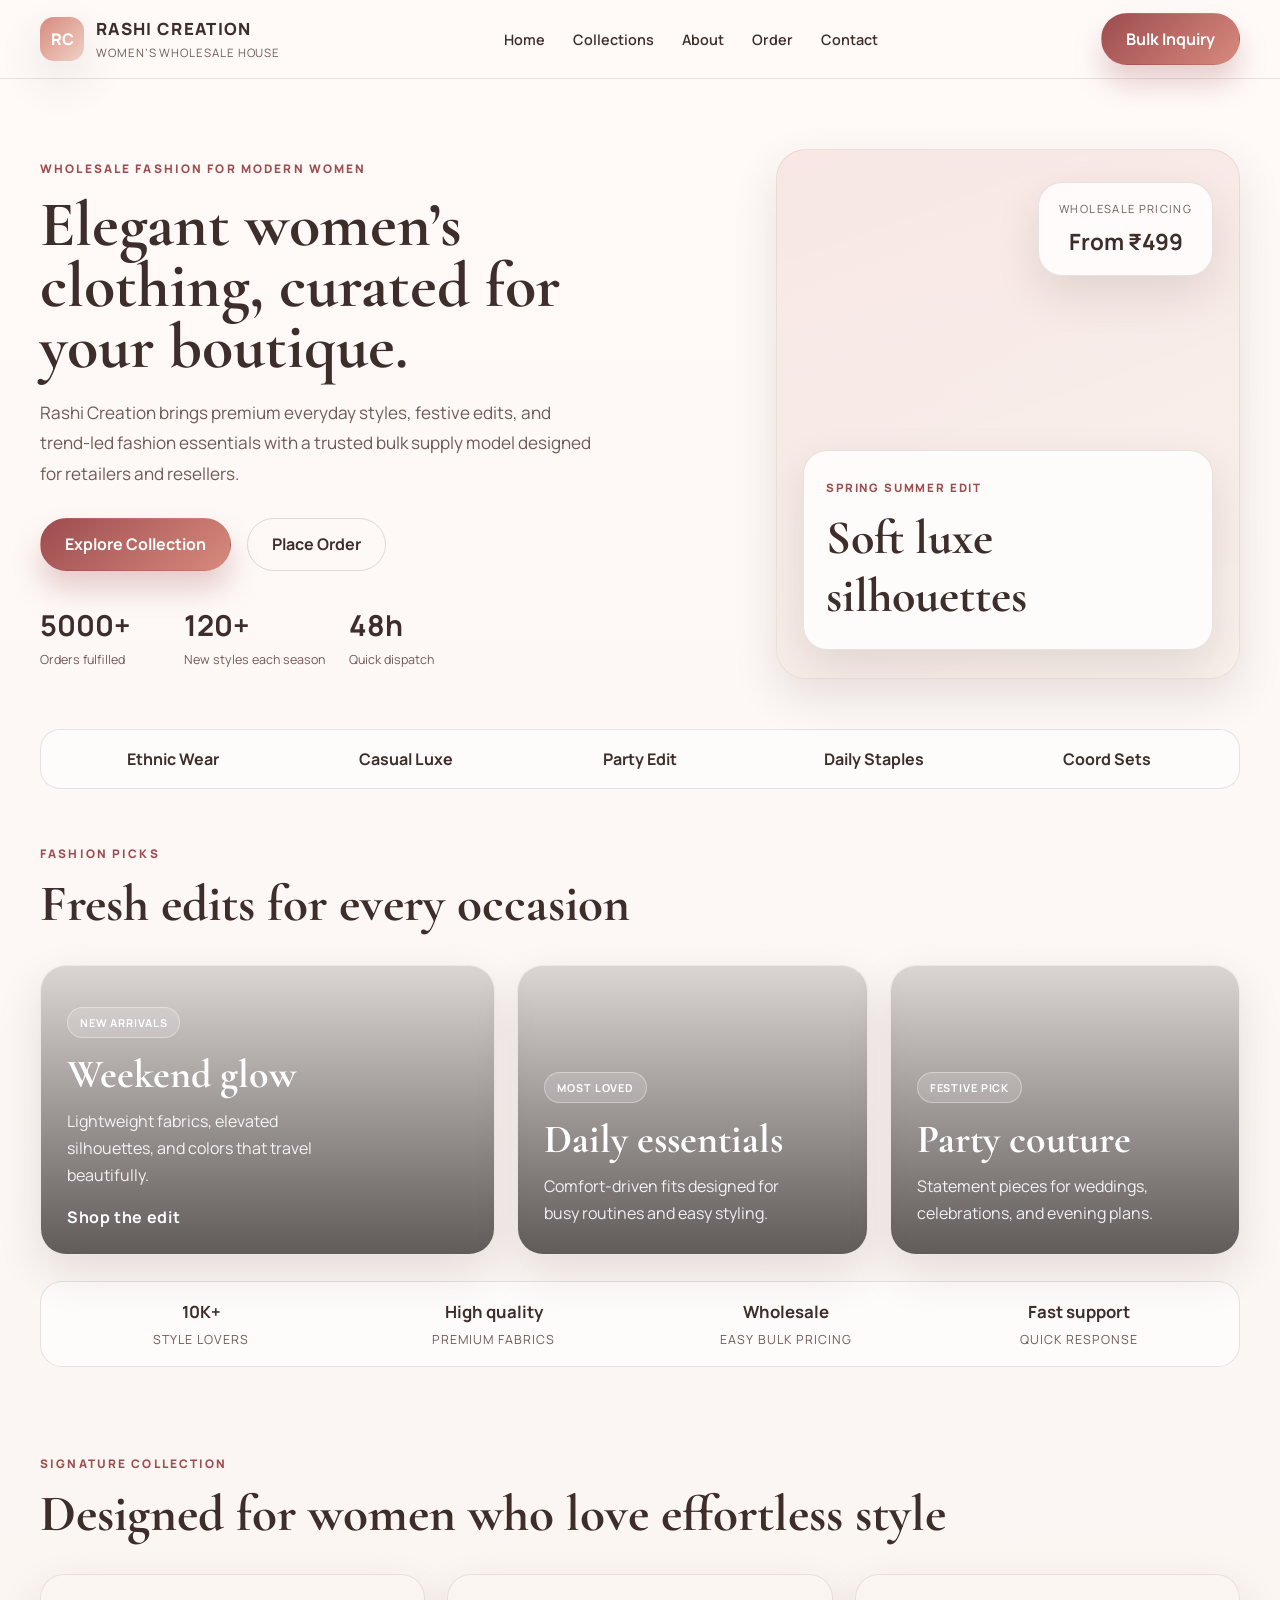
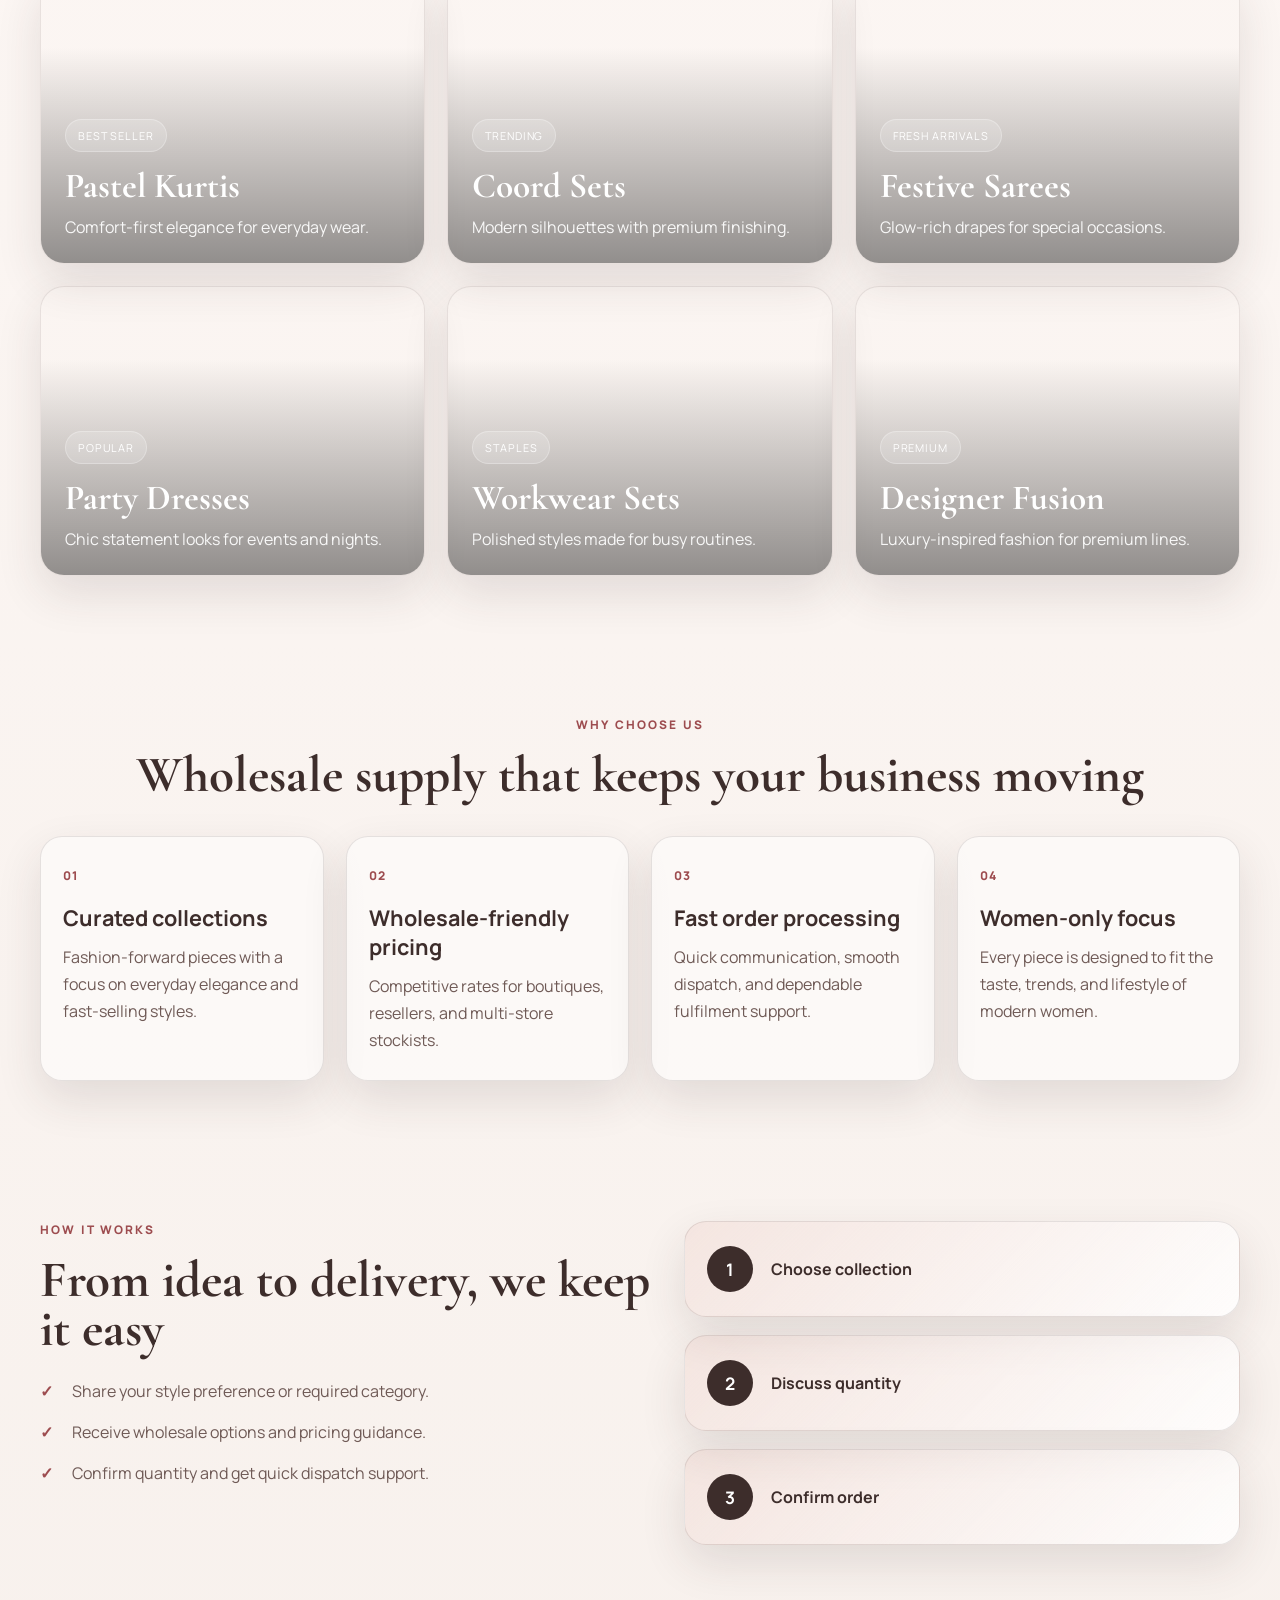
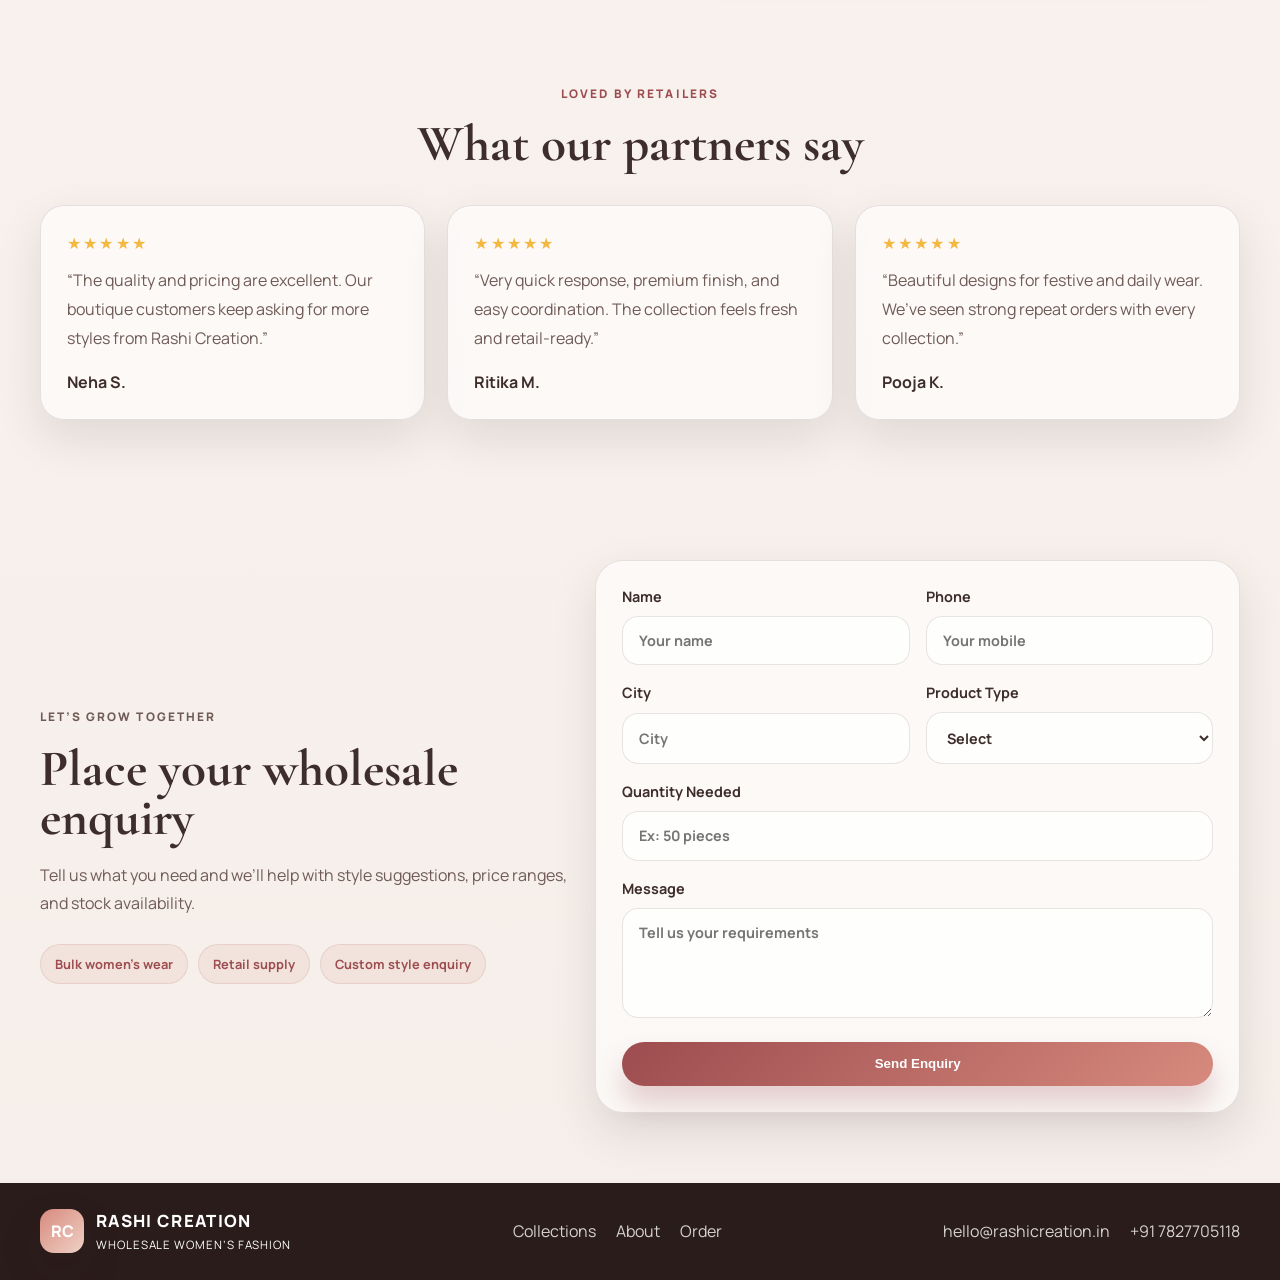
<file: anmolwebsite.html>
<!DOCTYPE html>
<html lang="en">
<head>
    <meta charset="UTF-8" />
    <meta name="viewport" content="width=device-width, initial-scale=1.0" />
    <title>Rashi Creation | Women’s Wholesale Fashion</title>
    <meta name="description" content="Rashi Creation offers premium women’s wholesale fashion with elegant styles, bulk supply, and easy order booking." />
    <meta name="robots" content="index, follow" />
    <meta name="keywords" content="Rashi Creation, women wholesale fashion, wholesale women clothing, boutique clothing, kurti wholesale, Indian fashion wholesale, fashion supplier" />
    <meta name="author" content="Rashi Creation" />
    <meta name="theme-color" content="#8b5e3c" />
    <link rel="canonical" href="https://rashicreation.in/" />
    <meta property="og:title" content="Rashi Creation | Women’s Wholesale Fashion" />
    <meta property="og:description" content="Wholesale women’s fashion with elegant styles, fast supply, and easy order booking for boutiques and resellers." />
    <meta property="og:type" content="website" />
    <meta property="og:url" content="https://rashicreation.in/" />
    <meta property="og:image" content="https://rashicreation.in/images/og-image.jpg" />
    <link rel="preconnect" href="https://fonts.googleapis.com">
    <link rel="preconnect" href="https://fonts.gstatic.com" crossorigin>
    <link href="https://fonts.googleapis.com/css2?family=Cormorant+Garamond:wght@400;500;600;700&family=Manrope:wght@400;500;600;700;800&display=swap" rel="stylesheet">
    <link rel="stylesheet" href="style.css" />
</head>
<body>
    <header class="topbar">
        <div class="container nav">
            <div class="brand">
                <div class="brand-mark">RC</div>
                <div>
                    <p class="brand-name">Rashi Creation</p>
                    <span class="brand-tag">Women’s Wholesale House</span>
                </div>
            </div>
            <nav class="main-nav">
                <a href="#home">Home</a>
                <a href="#collections">Collections</a>
                <a href="#about">About</a>
                <a href="#order">Order</a>
                <a href="#contact">Contact</a>
            </nav>
            <a href="#order" class="btn btn-primary">Bulk Inquiry</a>
        </div>
    </header>

    <main>
        <section class="hero" id="home">
            <div class="container hero-grid">
                <div class="hero-copy">
                    <p class="eyebrow">Wholesale fashion for modern women</p>
                    <h1>Elegant women’s clothing, curated for your boutique.</h1>
                    <p class="subtext">Rashi Creation brings premium everyday styles, festive edits, and trend-led fashion essentials with a trusted bulk supply model designed for retailers and resellers.</p>
                    <div class="hero-actions">
                        <a href="#collections" class="btn btn-primary">Explore Collection</a>
                        <a href="#order" class="btn btn-secondary">Place Order</a>
                    </div>
                    <div class="stats">
                        <div>
                            <strong>5000+</strong>
                            <span>Orders fulfilled</span>
                        </div>
                        <div>
                            <strong>120+</strong>
                            <span>New styles each season</span>
                        </div>
                        <div>
                            <strong>48h</strong>
                            <span>Quick dispatch</span>
                        </div>
                    </div>
                </div>

                <div class="hero-visual">
                    <div class="visual-card card-main">
                        <span>Spring Summer Edit</span>
                        <h3>Soft luxe silhouettes</h3>
                    </div>
                    <div class="visual-card card-mini">
                        <p>Wholesale Pricing</p>
                        <strong>From ₹499</strong>
                    </div>
                </div>
            </div>
        </section>

        <section class="brands-strip">
            <div class="container strip-inner">
                <span>Ethnic Wear</span>
                <span>Casual Luxe</span>
                <span>Party Edit</span>
                <span>Daily Staples</span>
                <span>Coord Sets</span>
            </div>
        </section>

        <section class="showcase">
            <div class="container">
                <div class="section-head">
                    <p class="eyebrow">Fashion picks</p>
                    <h2>Fresh edits for every occasion</h2>
                </div>

                <div class="showcase-grid">
                    <div class="showcase-card showcase-featured">
                        <span class="showcase-tag">New arrivals</span>
                        <h3>Weekend glow</h3>
                        <p>Lightweight fabrics, elevated silhouettes, and colors that travel beautifully.</p>
                        <a href="#order" class="text-link">Shop the edit</a>
                    </div>
                    <div class="showcase-card showcase-card-2">
                        <span class="showcase-tag">Most loved</span>
                        <h3>Daily essentials</h3>
                        <p>Comfort-driven fits designed for busy routines and easy styling.</p>
                    </div>
                    <div class="showcase-card showcase-card-3">
                        <span class="showcase-tag">Festive pick</span>
                        <h3>Party couture</h3>
                        <p>Statement pieces for weddings, celebrations, and evening plans.</p>
                    </div>
                </div>
            </div>
        </section>

        <section class="trust-bar">
            <div class="container trust-grid">
                <div>
                    <strong>10K+</strong>
                    <span>style lovers</span>
                </div>
                <div>
                    <strong>High quality</strong>
                    <span>premium fabrics</span>
                </div>
                <div>
                    <strong>Wholesale</strong>
                    <span>easy bulk pricing</span>
                </div>
                <div>
                    <strong>Fast support</strong>
                    <span>quick response</span>
                </div>
            </div>
        </section>

        <section class="collections" id="collections">
            <div class="container">
                <div class="section-head">
                    <p class="eyebrow">Signature collection</p>
                    <h2>Designed for women who love effortless style</h2>
                </div>

                <div class="product-grid">
                    <article class="product-item product-one">
                        <div class="badge">Best Seller</div>
                        <h3>Pastel Kurtis</h3>
                        <p>Comfort-first elegance for everyday wear.</p>
                    </article>
                    <article class="product-item product-two">
                        <div class="badge">Trending</div>
                        <h3>Coord Sets</h3>
                        <p>Modern silhouettes with premium finishing.</p>
                    </article>
                    <article class="product-item product-three">
                        <div class="badge">Fresh Arrivals</div>
                        <h3>Festive Sarees</h3>
                        <p>Glow-rich drapes for special occasions.</p>
                    </article>
                    <article class="product-item product-four">
                        <div class="badge">Popular</div>
                        <h3>Party Dresses</h3>
                        <p>Chic statement looks for events and nights.</p>
                    </article>
                    <article class="product-item product-five">
                        <div class="badge">Staples</div>
                        <h3>Workwear Sets</h3>
                        <p>Polished styles made for busy routines.</p>
                    </article>
                    <article class="product-item product-six">
                        <div class="badge">Premium</div>
                        <h3>Designer Fusion</h3>
                        <p>Luxury-inspired fashion for premium lines.</p>
                    </article>
                </div>
            </div>
        </section>

        <section class="features" id="about">
            <div class="container">
                <div class="section-head center">
                    <p class="eyebrow">Why choose us</p>
                    <h2>Wholesale supply that keeps your business moving</h2>
                </div>

                <div class="feature-grid">
                    <div class="feature-box">
                        <span>01</span>
                        <h3>Curated collections</h3>
                        <p>Fashion-forward pieces with a focus on everyday elegance and fast-selling styles.</p>
                    </div>
                    <div class="feature-box">
                        <span>02</span>
                        <h3>Wholesale-friendly pricing</h3>
                        <p>Competitive rates for boutiques, resellers, and multi-store stockists.</p>
                    </div>
                    <div class="feature-box">
                        <span>03</span>
                        <h3>Fast order processing</h3>
                        <p>Quick communication, smooth dispatch, and dependable fulfilment support.</p>
                    </div>
                    <div class="feature-box">
                        <span>04</span>
                        <h3>Women-only focus</h3>
                        <p>Every piece is designed to fit the taste, trends, and lifestyle of modern women.</p>
                    </div>
                </div>
            </div>
        </section>

        <section class="process">
            <div class="container process-wrap">
                <div class="process-copy">
                    <p class="eyebrow">How it works</p>
                    <h2>From idea to delivery, we keep it easy</h2>
                    <ul>
                        <li>Share your style preference or required category.</li>
                        <li>Receive wholesale options and pricing guidance.</li>
                        <li>Confirm quantity and get quick dispatch support.</li>
                    </ul>
                </div>
                <div class="process-panel">
                    <div class="mini-panel">
                        <strong>1</strong>
                        <p>Choose collection</p>
                    </div>
                    <div class="mini-panel">
                        <strong>2</strong>
                        <p>Discuss quantity</p>
                    </div>
                    <div class="mini-panel">
                        <strong>3</strong>
                        <p>Confirm order</p>
                    </div>
                </div>
            </div>
        </section>

        <section class="reviews">
            <div class="container">
                <div class="section-head center">
                    <p class="eyebrow">Loved by retailers</p>
                    <h2>What our partners say</h2>
                </div>

                <div class="review-grid">
                    <article class="review-card">
                        <div class="stars">★★★★★</div>
                        <p>“The quality and pricing are excellent. Our boutique customers keep asking for more styles from Rashi Creation.”</p>
                        <h4>Neha S.</h4>
                    </article>
                    <article class="review-card">
                        <div class="stars">★★★★★</div>
                        <p>“Very quick response, premium finish, and easy coordination. The collection feels fresh and retail-ready.”</p>
                        <h4>Ritika M.</h4>
                    </article>
                    <article class="review-card">
                        <div class="stars">★★★★★</div>
                        <p>“Beautiful designs for festive and daily wear. We’ve seen strong repeat orders with every collection.”</p>
                        <h4>Pooja K.</h4>
                    </article>
                </div>
            </div>
        </section>

        <section class="order" id="order">
            <div class="container order-grid">
                <div class="order-copy">
                    <p class="eyebrow">Let’s grow together</p>
                    <h2>Place your wholesale enquiry</h2>
                    <p>Tell us what you need and we’ll help with style suggestions, price ranges, and stock availability.</p>
                    <div class="contact-chips">
                        <span>Bulk women’s wear</span>
                        <span>Retail supply</span>
                        <span>Custom style enquiry</span>
                    </div>
                </div>

                <form class="order-form" id="enquiryForm">
                    <div class="form-row">
                        <label>
                            Name
                            <input type="text" name="name" placeholder="Your name" required />
                        </label>
                        <label>
                            Phone
                            <input type="tel" name="phone" placeholder="Your mobile" required />
                        </label>
                    </div>

                    <div class="form-row">
                        <label>
                            City
                            <input type="text" name="city" placeholder="City" required />
                        </label>
                        <label>
                            Product Type
                            <select name="productType" required>
                                <option value="">Select</option>
                                <option>Kurti</option>
                                <option>Coord Set</option>
                                <option>Dress</option>
                                <option>Saree</option>
                                <option>Partywear</option>
                                <option>Other</option>
                            </select>
                        </label>
                    </div>

                    <label>
                        Quantity Needed
                        <input type="text" name="quantity" placeholder="Ex: 50 pieces" required />
                    </label>

                    <label>
                        Message
                        <textarea name="message" rows="4" placeholder="Tell us your requirements" required></textarea>
                    </label>

                    <button type="submit" class="btn btn-primary form-btn">Send Enquiry</button>
                </form>
            </div>
        </section>
    </main>

    <footer class="footer" id="contact">
        <div class="container footer-inner">
            <div>
                <div class="brand footer-brand">
                    <div class="brand-mark">RC</div>
                    <div>
                        <p class="brand-name">Rashi Creation</p>
                        <span class="brand-tag">Wholesale women’s fashion</span>
                    </div>
                </div>
            </div>

            <div class="footer-links">
                <a href="#collections">Collections</a>
                <a href="#about">About</a>
                <a href="#order">Order</a>
            </div>

            <div class="footer-contact">
                <p>hello@rashicreation.in</p>
                <p>+91 7827705118</p>
            </div>
        </div>
    </footer>

    <script>
        const enquiryForm = document.getElementById('enquiryForm');
        const whatsappNumber = '917827705118';
        const emailAddress = 'hello@rashicreation.in';

        enquiryForm.addEventListener('submit', function (event) {
            event.preventDefault();

            const formData = new FormData(enquiryForm);
            const name = formData.get('name')?.toString().trim() || 'Customer';
            const phone = formData.get('phone')?.toString().trim() || 'N/A';
            const city = formData.get('city')?.toString().trim() || 'N/A';
            const productType = formData.get('productType')?.toString().trim() || 'N/A';
            const quantity = formData.get('quantity')?.toString().trim() || 'N/A';
            const message = formData.get('message')?.toString().trim() || 'N/A';

            const whatsappText = `Hello Rashi Creation,\n\nNew order enquiry:\nName: ${name}\nPhone: ${phone}\nCity: ${city}\nProduct Type: ${productType}\nQuantity Needed: ${quantity}\nMessage: ${message}`;

            const emailSubject = encodeURIComponent('New Wholesale Enquiry from ' + name);
            const emailBody = encodeURIComponent(`Name: ${name}\nPhone: ${phone}\nCity: ${city}\nProduct Type: ${productType}\nQuantity Needed: ${quantity}\n\nMessage:\n${message}`);

            const whatsappLink = `https://wa.me/${whatsappNumber}?text=${encodeURIComponent(whatsappText)}`;
            const mailLink = `mailto:${emailAddress}?subject=${emailSubject}&body=${emailBody}`;

            window.open(whatsappLink, '_blank');
            window.location.href = mailLink;
            alert('Your enquiry has been sent to WhatsApp and email.');
            enquiryForm.reset();
        });
    </script>
</body>
</html>
</file>
<file: style.css>
:root {
  --bg: #f7f1ee;
  --panel: #fffaf8;
  --rose: #d78a7d;
  --rose-dark: #9d4c4f;
  --brown: #3d2d2b;
  --muted: #6f5a56;
  --line: rgba(61, 45, 43, 0.12);
  --shadow: 0 18px 45px rgba(61, 45, 43, 0.12);
}

* {
  margin: 0;
  padding: 0;
  box-sizing: border-box;
}

html {
  scroll-behavior: smooth;
}

body {
  font-family: "Manrope", sans-serif;
  background: linear-gradient(180deg, #fffaf8 0%, #f5eee9 100%);
  color: var(--brown);
}

a {
  text-decoration: none;
}

img {
  display: block;
  max-width: 100%;
}

.container {
  width: min(1200px, calc(100% - 40px));
  margin: 0 auto;
}

.topbar {
  position: sticky;
  top: 0;
  z-index: 100;
  background: rgba(255, 250, 248, 0.8);
  backdrop-filter: blur(12px);
  border-bottom: 1px solid var(--line);
}

.nav {
  min-height: 78px;
  display: flex;
  align-items: center;
  justify-content: space-between;
  gap: 18px;
}

.brand {
  display: flex;
  align-items: center;
  gap: 12px;
}

.brand-mark {
  width: 44px;
  height: 44px;
  border-radius: 14px;
  display: grid;
  place-items: center;
  font-weight: 800;
  background: linear-gradient(135deg, var(--rose), #f0d1c6);
  color: #fff;
  box-shadow: var(--shadow);
}

.brand-name {
  font-size: 1.05rem;
  text-transform: uppercase;
  letter-spacing: 0.08em;
  font-weight: 800;
}

.brand-tag {
  font-size: 0.72rem;
  letter-spacing: 0.08em;
  text-transform: uppercase;
  color: var(--muted);
}

.main-nav {
  display: flex;
  align-items: center;
  gap: 28px;
}

.main-nav a {
  color: var(--brown);
  font-size: 0.9rem;
  font-weight: 600;
}

.btn {
  display: inline-flex;
  justify-content: center;
  align-items: center;
  border-radius: 999px;
  padding: 0.9rem 1.5rem;
  border: 1px solid transparent;
  font-weight: 700;
  transition: 0.25s ease;
}

.btn-primary {
  background: linear-gradient(135deg, var(--rose-dark), var(--rose));
  color: #fff;
  box-shadow: 0 18px 28px rgba(157, 76, 79, 0.25);
}

.btn-secondary {
  background: transparent;
  color: var(--brown);
  border-color: rgba(61, 45, 43, 0.16);
}

.hero {
  padding: 70px 0 40px;
}

.hero-grid {
  display: grid;
  grid-template-columns: 1.2fr 0.8fr;
  gap: 40px;
  align-items: center;
}

.eyebrow {
  color: var(--rose-dark);
  font-size: 0.74rem;
  font-weight: 800;
  letter-spacing: 0.18em;
  text-transform: uppercase;
  margin-bottom: 18px;
}

.hero-copy h1,
.section-head h2,
.process-copy h2,
.order-copy h2 {
  font-family: "Cormorant Garamond", serif;
  color: var(--brown);
  line-height: 0.95;
}

.hero-copy h1 {
  font-size: clamp(3rem, 5vw, 5.3rem);
  max-width: 620px;
  margin-bottom: 20px;
}

.subtext {
  max-width: 560px;
  font-size: 1.07rem;
  color: var(--muted);
  line-height: 1.8;
  margin-bottom: 28px;
}

.hero-actions {
  display: flex;
  flex-wrap: wrap;
  gap: 16px;
  margin-bottom: 34px;
}

.stats {
  display: flex;
  flex-wrap: wrap;
  gap: 24px;
}

.stats div {
  display: flex;
  flex-direction: column;
  gap: 6px;
  min-width: 120px;
}

.stats strong {
  font-size: 1.8rem;
  color: var(--brown);
}

.stats span {
  color: var(--muted);
  font-size: 0.78rem;
}

.hero-visual {
  position: relative;
  min-height: 530px;
  border-radius: 30px;
  overflow: hidden;
  border: 1px solid rgba(61, 45, 43, 0.08);
  background: linear-gradient(160deg, rgba(215, 138, 125, 0.16), rgba(222, 197, 173, 0.15));
  box-shadow: var(--shadow);
}

.hero-visual::before {
  content: "";
  position: absolute;
  inset: 0;
  background: url("https://images.unsplash.com/photo-1529139574466-a303027c1d8b?auto=format&fit=crop&w=900&q=80") center/cover no-repeat;
  opacity: 0.9;
  mix-blend-mode: multiply;
}

.visual-card {
  position: absolute;
  background: rgba(255, 255, 255, 0.8);
  border: 1px solid var(--line);
  border-radius: 24px;
  box-shadow: var(--shadow);
  backdrop-filter: blur(8px);
}

.card-main {
  left: 26px;
  right: 26px;
  bottom: 28px;
  padding: 24px 22px;
}

.card-main span {
  color: var(--rose-dark);
  font-size: 0.72rem;
  letter-spacing: 0.16em;
  text-transform: uppercase;
  font-weight: 800;
}

.card-main h3 {
  margin-top: 12px;
  font-size: clamp(2rem, 4vw, 3rem);
  font-family: "Cormorant Garamond", serif;
  color: var(--brown);
}

.card-mini {
  top: 32px;
  right: 26px;
  padding: 18px 20px;
  text-align: center;
}

.card-mini p {
  color: var(--muted);
  font-size: 0.7rem;
  letter-spacing: 0.12em;
  text-transform: uppercase;
}

.card-mini strong {
  display: block;
  margin-top: 10px;
  font-size: 1.4rem;
  color: var(--brown);
}

.brands-strip {
  padding: 10px 0 26px;
}

.strip-inner {
  display: grid;
  grid-template-columns: repeat(5, minmax(0, 1fr));
  gap: 14px;
  padding: 18px 22px;
  border: 1px solid var(--line);
  border-radius: 20px;
  background: rgba(255, 255, 255, 0.55);
  text-align: center;
  color: var(--brown);
  font-weight: 700;
}

.showcase {
  padding: 30px 0 20px;
}

.showcase-grid {
  display: grid;
  grid-template-columns: 1.3fr 1fr 1fr;
  gap: 22px;
}

.showcase-card {
  position: relative;
  min-height: 290px;
  border-radius: 26px;
  overflow: hidden;
  padding: 26px;
  display: flex;
  flex-direction: column;
  justify-content: flex-end;
  border: 1px solid rgba(61,45,43,0.08);
  box-shadow: var(--shadow);
}

.showcase-card::before {
  content: "";
  position: absolute;
  inset: 0;
  background: linear-gradient(180deg, rgba(23,18,17,0.15), rgba(23,18,17,0.68));
}

.showcase-card > * {
  position: relative;
  z-index: 1;
}

.showcase-featured {
  background: url("https://images.unsplash.com/photo-1483985988355-763728e1935b?auto=format&fit=crop&w=900&q=80") center/cover no-repeat;
}

.showcase-card-2 {
  background: url("https://images.unsplash.com/photo-1524504388940-b1c1722653e1?auto=format&fit=crop&w=900&q=80") center/cover no-repeat;
}

.showcase-card-3 {
  background: url("https://images.unsplash.com/photo-1496747611176-843222e1e57c?auto=format&fit=crop&w=900&q=80") center/cover no-repeat;
}

.showcase-tag {
  align-self: flex-start;
  margin-bottom: 12px;
  padding: 7px 12px;
  border-radius: 999px;
  background: rgba(255,255,255,0.16);
  border: 1px solid rgba(255,255,255,0.35);
  font-size: 0.68rem;
  letter-spacing: 0.08em;
  text-transform: uppercase;
  color: #fff;
  font-weight: 700;
}

.showcase-card h3 {
  font-family: "Cormorant Garamond", serif;
  font-size: 2.5rem;
  color: #fff;
  margin-bottom: 10px;
}

.showcase-card p {
  color: rgba(255,255,255,0.9);
  line-height: 1.7;
  max-width: 26ch;
}

.text-link {
  display: inline-flex;
  margin-top: 16px;
  color: #fff;
  font-weight: 700;
  letter-spacing: 0.04em;
}

.trust-bar {
  padding: 6px 0 18px;
}

.trust-grid {
  display: grid;
  grid-template-columns: repeat(4, minmax(0, 1fr));
  gap: 16px;
  background: rgba(255,255,255,0.6);
  border: 1px solid var(--line);
  border-radius: 22px;
  padding: 18px 22px;
}

.trust-grid div {
  display: flex;
  flex-direction: column;
  align-items: center;
  gap: 8px;
  text-align: center;
}

.trust-grid strong {
  color: var(--brown);
  font-size: 1.05rem;
}

.trust-grid span {
  color: var(--muted);
  font-size: 0.78rem;
  text-transform: uppercase;
  letter-spacing: 0.08em;
}

.collections,
.features,
.process,
.order,
.reviews {
  padding: 70px 0;
}

.section-head {
  margin-bottom: 36px;
}

.section-head.center {
  text-align: center;
}

.section-head h2,
.process-copy h2,
.order-copy h2 {
  font-size: clamp(2.4rem, 4vw, 4rem);
  margin-top: 10px;
}

.product-grid {
  display: grid;
  grid-template-columns: repeat(3, minmax(0, 1fr));
  gap: 22px;
}

.product-item {
  position: relative;
  min-height: 290px;
  border-radius: 24px;
  overflow: hidden;
  padding: 24px;
  display: flex;
  flex-direction: column;
  justify-content: flex-end;
  box-shadow: var(--shadow);
  border: 1px solid rgba(61, 45, 43, 0.1);
  color: #fff;
}

.product-item::before {
  content: "";
  position: absolute;
  inset: 0;
  background: linear-gradient(180deg, transparent 25%, rgba(0,0,0,0.42) 100%);
}

.product-item > * {
  position: relative;
  z-index: 1;
}

.product-one { background: url("https://images.unsplash.com/photo-1524504388940-b1c1722653e1?auto=format&fit=crop&w=900&q=80") center/cover no-repeat; }
.product-two { background: url("https://images.unsplash.com/photo-1483985988355-763728e1935b?auto=format&fit=crop&w=900&q=80") center/cover no-repeat; }
.product-three { background: url("https://images.unsplash.com/photo-1496747611176-843222e1e57c?auto=format&fit=crop&w=900&q=80") center/cover no-repeat; }
.product-four { background: url("https://images.unsplash.com/photo-1521572267360-ee0c2909d518?auto=format&fit=crop&w=900&q=80") center/cover no-repeat; }
.product-five { background: url("https://images.unsplash.com/photo-1529139574466-a303027c1d8b?auto=format&fit=crop&w=900&q=80") center/cover no-repeat; }
.product-six { background: url("https://images.unsplash.com/photo-1515886657613-9f3515b0c78f?auto=format&fit=crop&w=900&q=80") center/cover no-repeat; }

.badge {
  display: inline-flex;
  align-self: flex-start;
  padding: 8px 12px;
  margin-bottom: 12px;
  border-radius: 999px;
  background: rgba(255,255,255,0.18);
  border: 1px solid rgba(255,255,255,0.28);
  font-size: 0.68rem;
  letter-spacing: 0.08em;
  text-transform: uppercase;
}

.product-item h3 {
  font-family: "Cormorant Garamond", serif;
  font-size: 2.2rem;
  margin-bottom: 8px;
}

.product-item p {
  color: rgba(255,255,255,0.92);
  line-height: 1.5;
}

.feature-grid {
  display: grid;
  grid-template-columns: repeat(4, minmax(0, 1fr));
  gap: 22px;
}

.review-grid {
  display: grid;
  grid-template-columns: repeat(3, minmax(0, 1fr));
  gap: 22px;
}

.review-card {
  background: rgba(255,255,255,0.6);
  border: 1px solid var(--line);
  border-radius: 24px;
  padding: 26px;
  box-shadow: var(--shadow);
}

.stars {
  color: #f4b740;
  letter-spacing: 0.14em;
  font-size: 1rem;
  margin-bottom: 12px;
}

.review-card p {
  color: var(--muted);
  line-height: 1.8;
  margin-bottom: 18px;
}

.review-card h4 {
  color: var(--brown);
  font-size: 1rem;
}

.feature-box {
  background: rgba(255,255,255,0.48);
  border: 1px solid var(--line);
  border-radius: 22px;
  padding: 26px 22px;
  box-shadow: var(--shadow);
}

.feature-box span {
  color: var(--rose-dark);
  font-size: 0.75rem;
  letter-spacing: 0.12em;
  font-weight: 800;
}

.feature-box h3 {
  margin: 18px 0 12px;
  color: var(--brown);
  font-size: 1.35rem;
}

.feature-box p {
  color: var(--muted);
  line-height: 1.7;
}

.process-wrap {
  display: grid;
  grid-template-columns: 1fr 0.9fr;
  gap: 26px;
}

.process-copy ul {
  list-style: none;
  display: grid;
  gap: 14px;
  margin-top: 24px;
}

.process-copy li {
  position: relative;
  padding-left: 32px;
  color: var(--muted);
  line-height: 1.7;
}

.process-copy li::before {
  content: "✓";
  position: absolute;
  left: 0;
  top: 0;
  color: var(--rose-dark);
  font-weight: 800;
}

.process-panel {
  display: grid;
  gap: 18px;
}

.mini-panel {
  padding: 24px 22px;
  display: flex;
  align-items: center;
  gap: 18px;
  border-radius: 22px;
  border: 1px solid var(--line);
  background: linear-gradient(135deg, rgba(215,138,125,0.12), rgba(255,255,255,0.8));
  box-shadow: var(--shadow);
}

.mini-panel strong {
  width: 46px;
  height: 46px;
  display: grid;
  place-items: center;
  border-radius: 50%;
  background: var(--brown);
  color: #fff;
  font-size: 1.08rem;
}

.mini-panel p {
  color: var(--brown);
  font-weight: 700;
}

.order-grid {
  display: grid;
  grid-template-columns: 0.9fr 1.1fr;
  gap: 28px;
  align-items: center;
}

.order-copy p {
  color: var(--muted);
  line-height: 1.8;
  margin-top: 18px;
}

.contact-chips {
  display: flex;
  gap: 10px;
  flex-wrap: wrap;
  margin-top: 26px;
}

.contact-chips span {
  background: rgba(215,138,125,0.12);
  color: var(--rose-dark);
  border: 1px solid rgba(157,76,79,0.12);
  border-radius: 999px;
  padding: 10px 14px;
  font-size: 0.8rem;
  font-weight: 700;
}

.order-form {
  background: rgba(255,255,255,0.62);
  border: 1px solid var(--line);
  border-radius: 28px;
  box-shadow: var(--shadow);
  padding: 26px;
  display: grid;
  gap: 18px;
}

.form-row {
  display: grid;
  grid-template-columns: repeat(2, minmax(0, 1fr));
  gap: 16px;
}

label {
  display: grid;
  gap: 10px;
  color: var(--brown);
  font-size: 0.9rem;
  font-weight: 700;
}

input,
select,
textarea {
  width: 100%;
  border: 1px solid rgba(61,45,43,0.12);
  border-radius: 16px;
  background: rgba(255,255,255,0.75);
  padding: 0.9rem 1rem;
  font: inherit;
  color: var(--brown);
  outline: none;
}

input:focus,
select:focus,
textarea:focus {
  border-color: rgba(157,76,79,0.45);
  box-shadow: 0 0 0 3px rgba(215,138,125,0.12);
}

textarea {
  resize: vertical;
  min-height: 110px;
}

.form-btn {
  border: none;
  margin-top: 6px;
}

.footer {
  background: #2a1c1b;
  color: rgba(255,255,255,0.8);
  padding: 26px 0;
}

.footer-inner {
  display: flex;
  align-items: center;
  justify-content: space-between;
  gap: 20px;
}

.footer-brand .brand-name,
.footer-brand .brand-tag {
  color: white;
}

.footer-links,
.footer-contact {
  display: flex;
  align-items: center;
  gap: 20px;
}

.footer-links a,
.footer-contact p {
  color: rgba(255,255,255,0.8);
}

@media (max-width: 980px) {
  .hero-grid,
  .process-wrap,
  .order-grid,
  .feature-grid,
  .product-grid,
  .showcase-grid,
  .review-grid,
  .trust-grid {
    grid-template-columns: 1fr 1fr;
  }

  .hero-grid,
  .showcase-grid {
    grid-template-columns: 1fr;
  }

  .main-nav {
    display: none;
  }
}

@media (max-width: 680px) {
  .hero {
    padding-top: 50px;
  }

  .product-grid,
  .feature-grid,
  .process-wrap,
  .order-grid,
  .strip-inner,
  .form-row,
  .showcase-grid,
  .review-grid,
  .trust-grid {
    grid-template-columns: 1fr;
  }

  .nav {
    flex-wrap: wrap;
    justify-content: center;
    padding: 14px 0;
  }

  .hero-actions,
  .stats,
  .footer-inner,
  .footer-links,
  .footer-contact {
    flex-direction: column;
    align-items: flex-start;
  }

  .hero-visual {
    min-height: 420px;
  }
}
</file>
